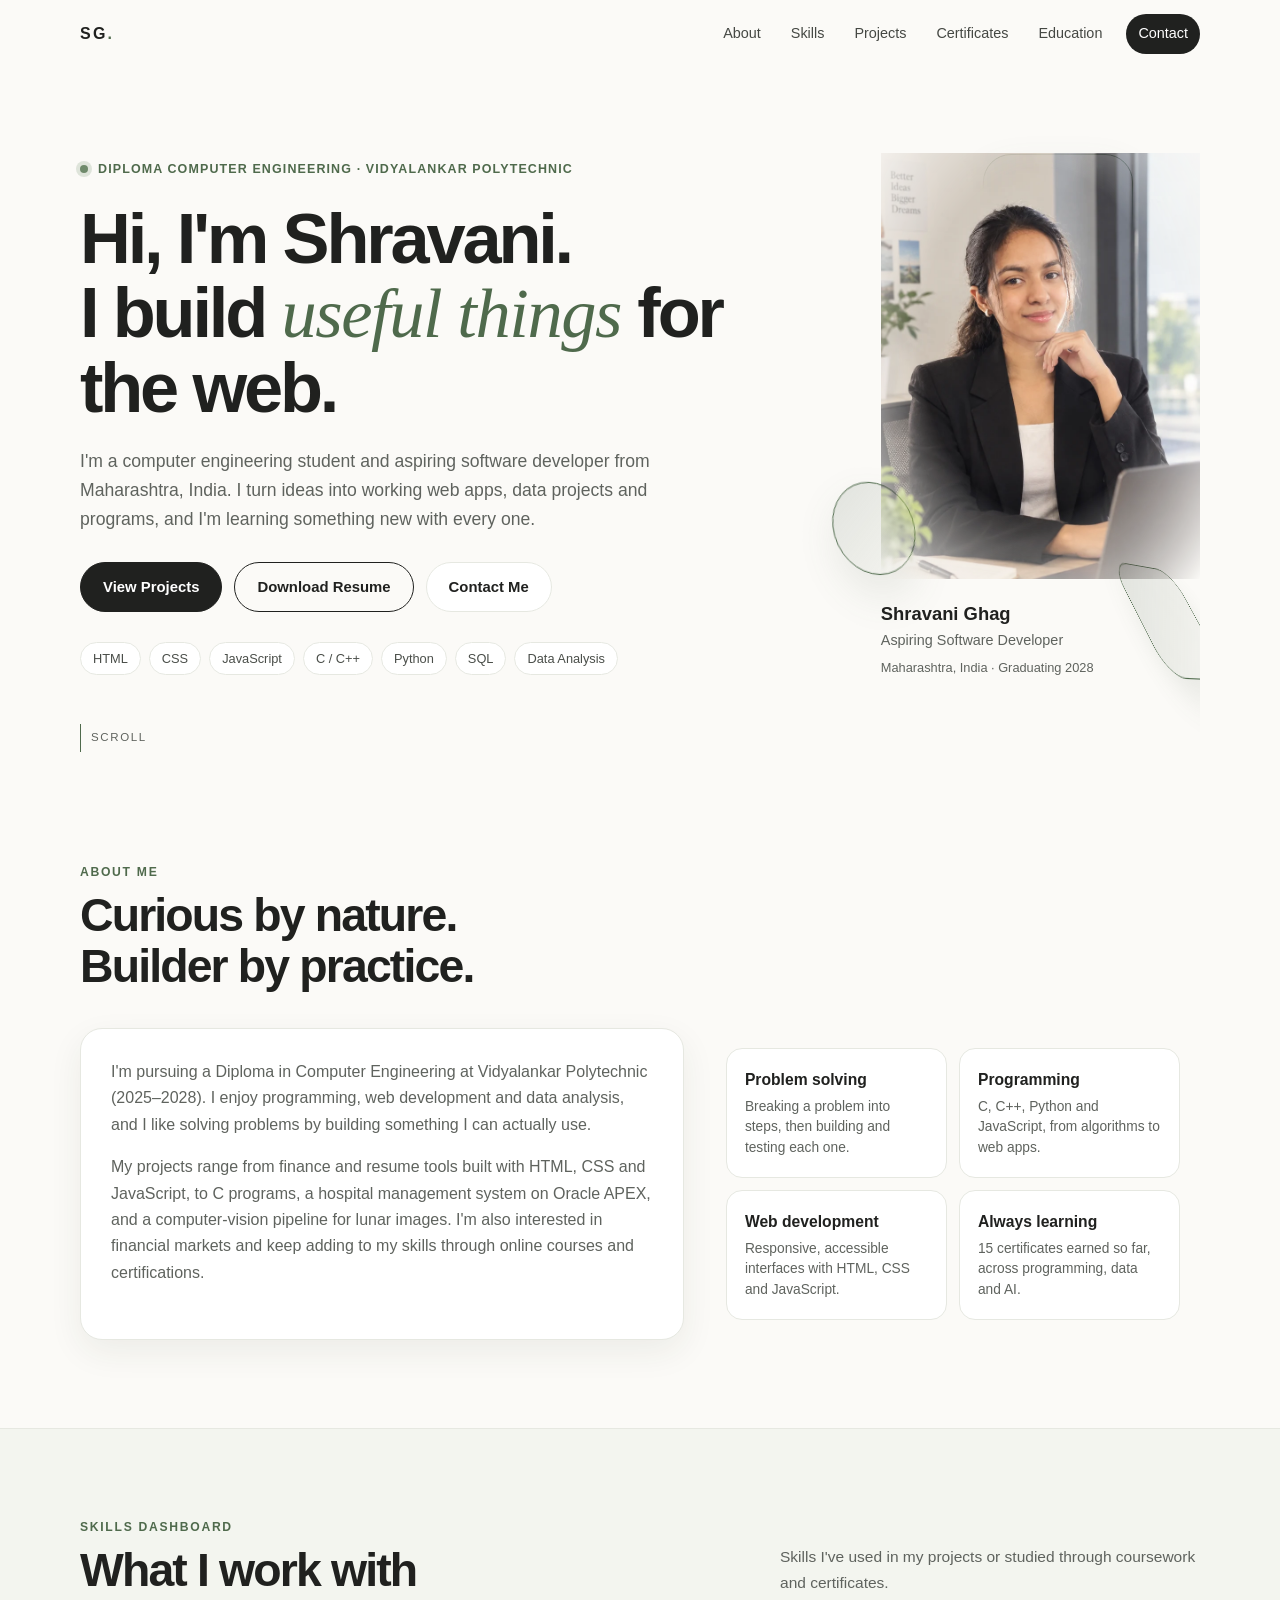
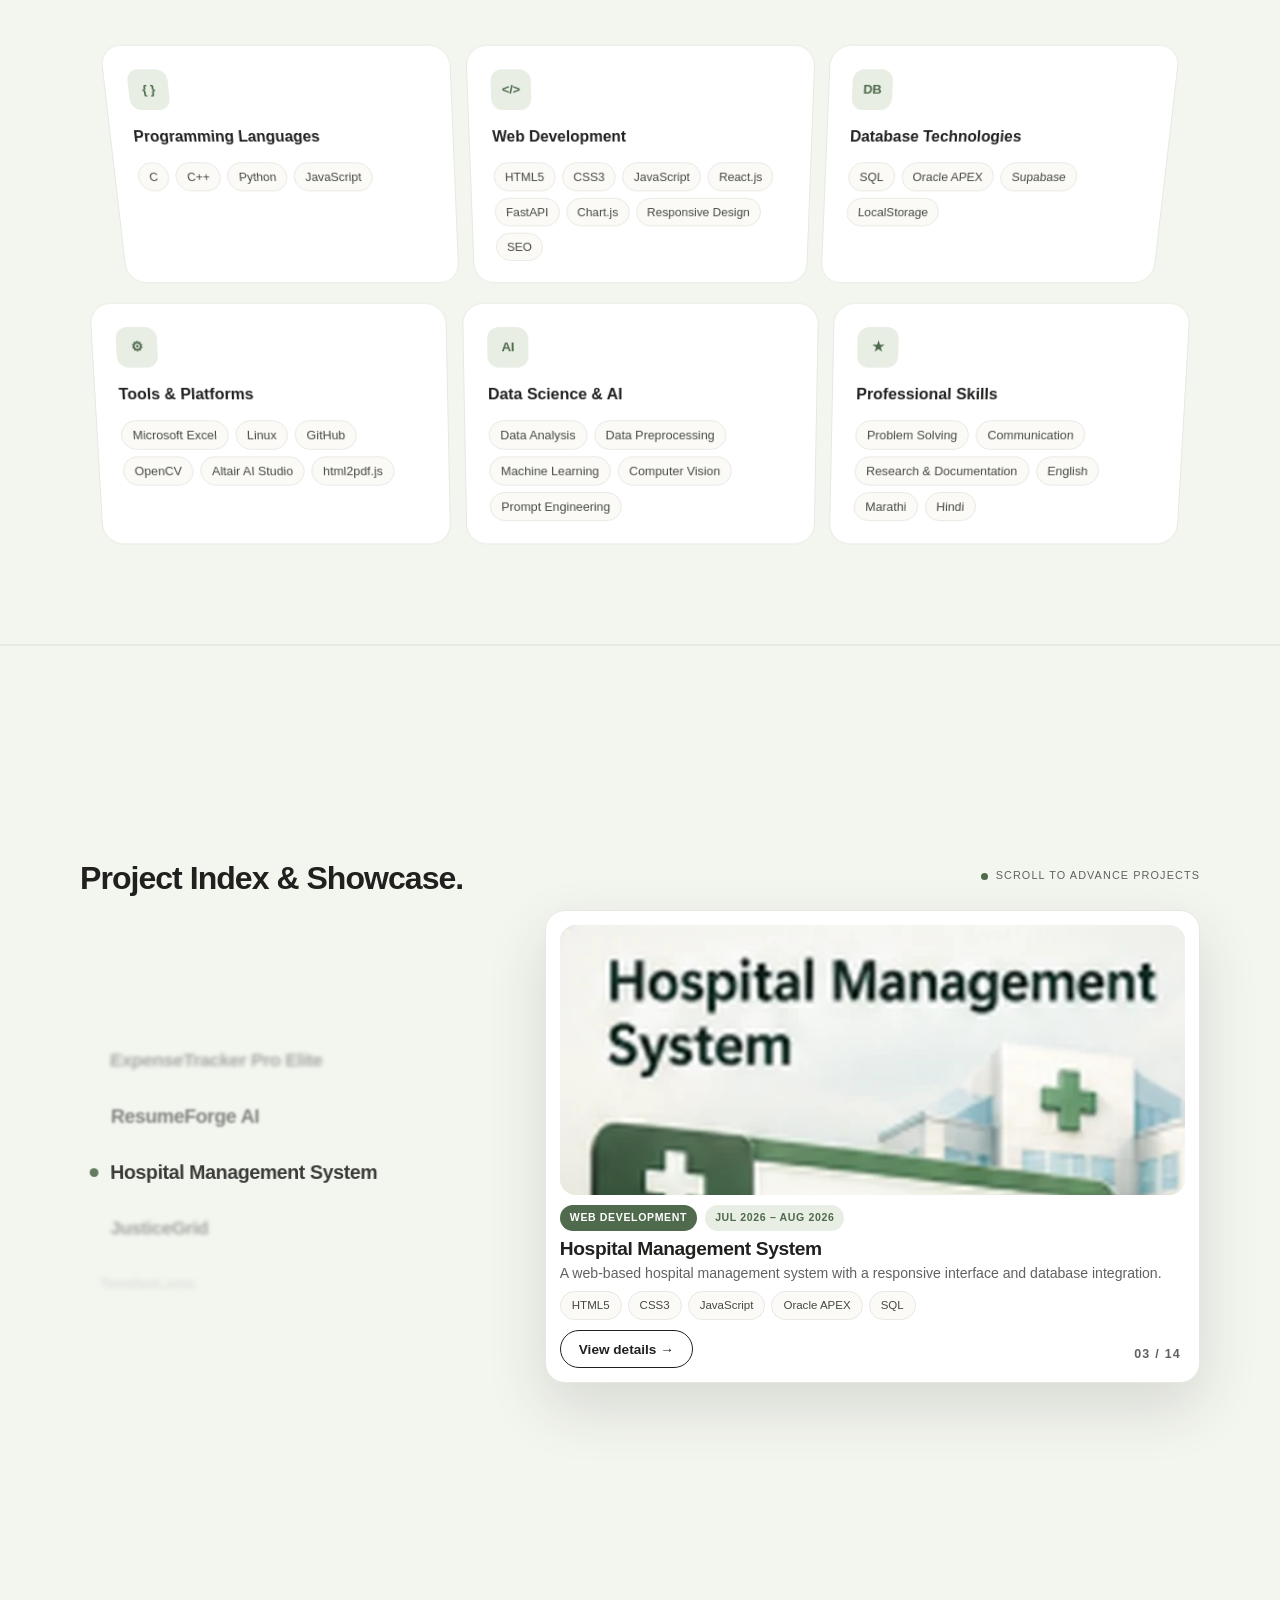
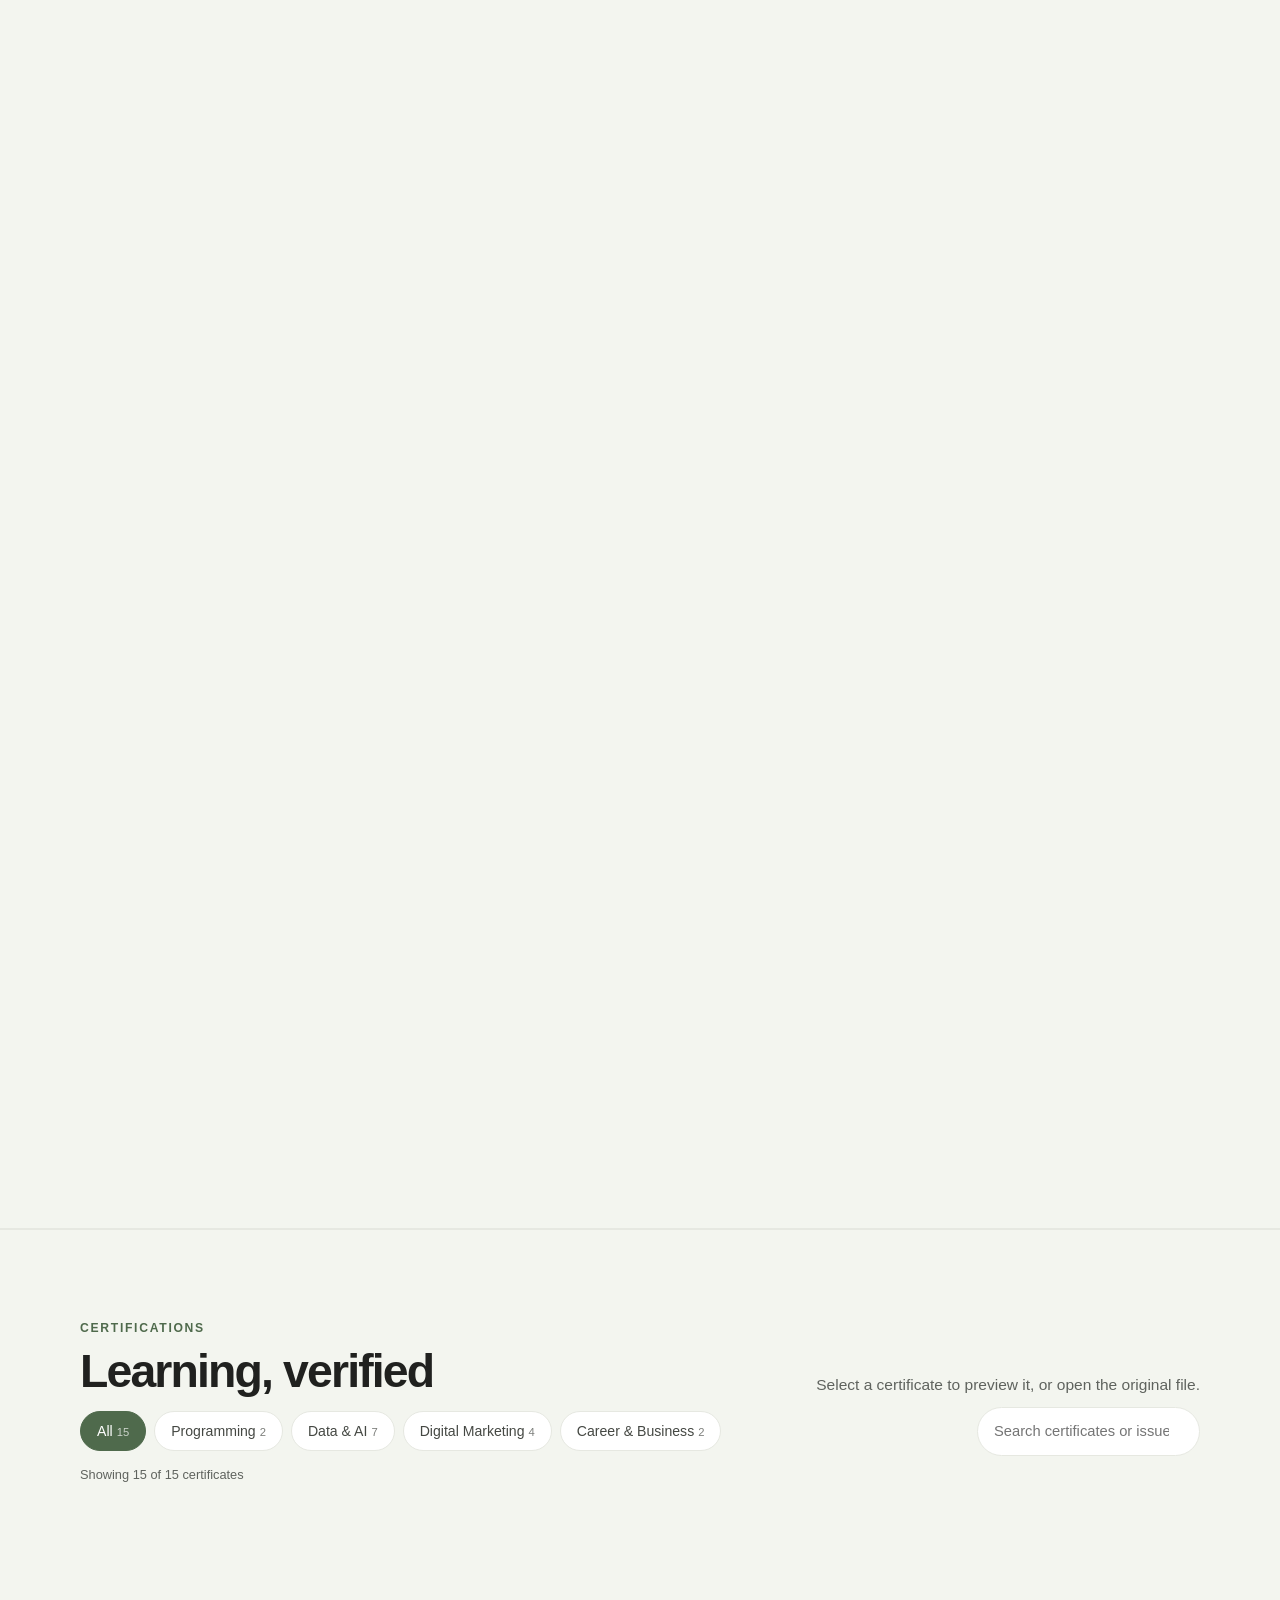
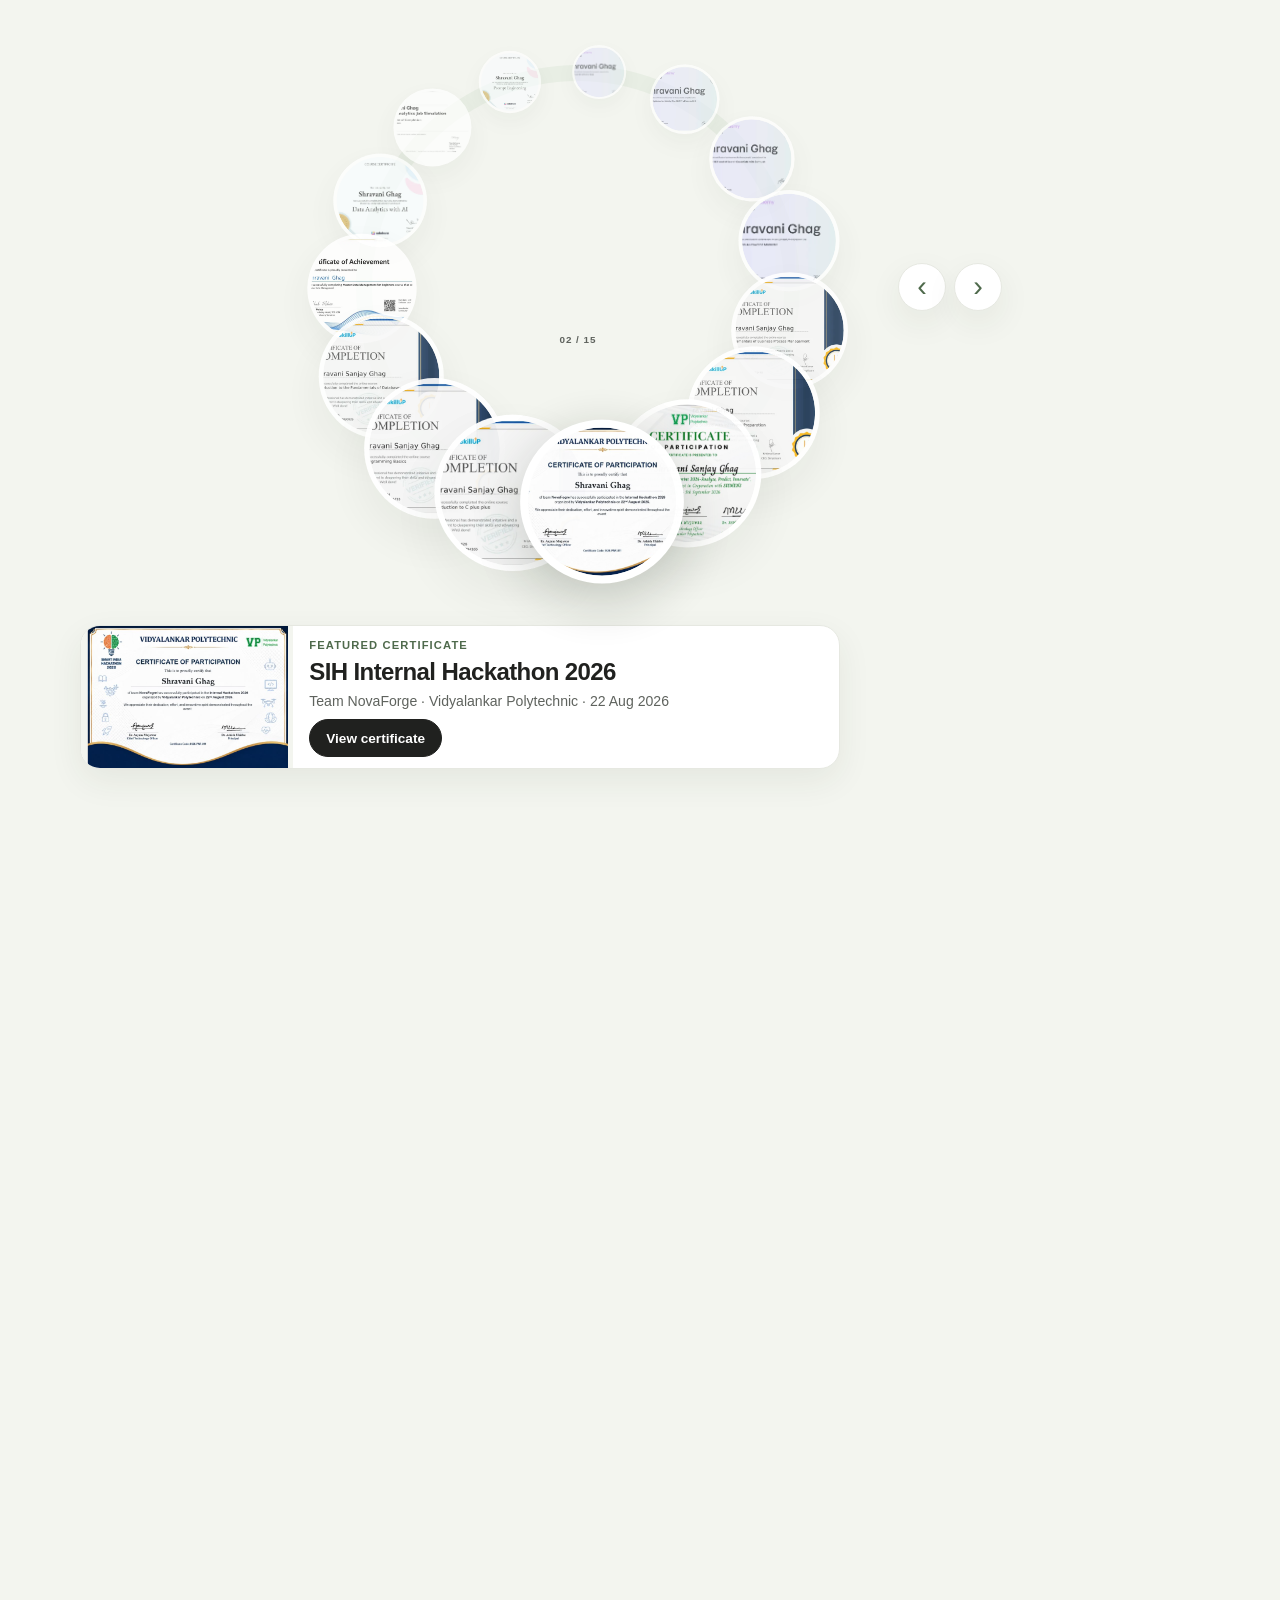
<file: index.html>
<!DOCTYPE html>
<html lang="en">
<head>
<meta charset="UTF-8" />
<meta name="viewport" content="width=device-width, initial-scale=1" />
<title>Shravani Ghag | Computer Engineering Student & Web Developer</title>
<meta name="description" content="Portfolio of Shravani Ghag, a Diploma Computer Engineering student at Vidyalankar Polytechnic and aspiring software developer. Web projects, certificates and freelance website services." />
<meta name="author" content="Shravani Ghag" />
<meta name="theme-color" content="#5b6f58" />
<link rel="canonical" href="https://shravanighag055-dev.github.io/portfolio/" />
<link rel="icon" type="image/svg+xml" href="assets/img/favicon.svg" />

<!-- Social sharing -->
<meta property="og:type" content="website" />
<meta property="og:title" content="Shravani Ghag | Computer Engineering Student & Web Developer" />
<meta property="og:description" content="Projects, certificates and freelance website services from an aspiring software developer." />
<meta property="og:url" content="https://shravanighag055-dev.github.io/portfolio/" />
<meta property="og:image" content="https://shravanighag055-dev.github.io/portfolio/assets/img/og-image.png" />
<meta name="twitter:card" content="summary_large_image" />
<meta name="twitter:title" content="Shravani Ghag | Portfolio" />
<meta name="twitter:description" content="Computer Engineering student building web projects. Open to freelance website work." />
<meta name="twitter:image" content="https://shravanighag055-dev.github.io/portfolio/assets/img/og-image.png" />

<link rel="stylesheet" href="css/styles.css" />
<script type="application/ld+json">
{"@context":"https://schema.org","@type":"Person","name":"Shravani Ghag","jobTitle":"Computer Engineering Student","alumniOf":"Vidyalankar Polytechnic","url":"https://shravanighag055-dev.github.io/portfolio/","sameAs":["https://github.com/shravanighag055-dev","https://www.linkedin.com/in/shravani-ghag-b369a62b4/"]}
</script>
</head>
<body>
<a class="skip-link" href="#main">Skip to main content</a>

<header class="nav" id="nav">
  <div class="wrap navin">
    <a class="brand" href="#home" aria-label="Shravani Ghag, home">SG<span>.</span></a>
    <button class="menu-btn" id="menuBtn" aria-expanded="false" aria-controls="navlinks" aria-label="Open menu">
      <span></span><span></span><span></span>
    </button>
    <nav class="links" id="navlinks" aria-label="Primary">
      <a href="#about">About</a>
      <a href="#skills">Skills</a>
      <a href="#showcase">Projects</a>
      <a href="#certificates">Certificates</a>
      <a href="#education">Education</a>
      <a class="nav-cta" href="#contact">Contact</a>
    </nav>
  </div>
</header>

<main id="main">
  <!-- HERO -->
  <section class="hero wrap" id="home">
    <div class="hero-copy reveal">
      <div class="eyebrow"><span class="dot"></span> Diploma Computer Engineering · Vidyalankar Polytechnic</div>
      <h1>Hi, I'm Shravani.<br />I build <em>useful things</em> for the web.</h1>
      <p class="intro">I'm a computer engineering student and aspiring software developer from Maharashtra, India. I turn ideas into working web apps, data projects and programs, and I'm learning something new with every one.</p>
      <div class="actions">
        <a class="btn primary" href="#showcase">View Projects</a>
        <a class="btn" href="assets/resume/Shravani_Ghag_Resume.pdf" download="Shravani_Ghag_Resume.pdf">Download Resume</a>
        <a class="btn ghost" href="#contact">Contact Me</a>
      </div>
      <ul class="chips" aria-label="Technologies">
        <li>HTML</li><li>CSS</li><li>JavaScript</li><li>C / C++</li><li>Python</li><li>SQL</li><li>Data Analysis</li>
      </ul>
    </div>
    <aside class="hero-card reveal" aria-label="Profile">
      <!-- To use a photo: save it as assets/img/profile.jpg and replace the monogram div with:
           <img src="assets/img/profile.jpg" alt="Portrait of Shravani Ghag" width="320" height="320"> -->
      <div class="portrait"><img src="assets/img/profile.webp" alt="Portrait of Shravani Ghag at her desk" width="720" height="960" fetchpriority="high"></div>
      <div class="card-caption">
        <strong>Shravani Ghag</strong>
        <span>Aspiring Software Developer</span>
        <span class="loc">Maharashtra, India · Graduating 2028</span>
      </div>
    </aside>
    <a class="scroll-cue" href="#about" aria-label="Scroll to About"><span></span>Scroll</a>
  </section>

  <!-- ABOUT -->
  <section class="section" id="about">
    <div class="wrap">
      <div class="section-head">
        <div><div class="kicker">About me</div><h2>Curious by nature.<br />Builder by practice.</h2></div>
      </div>
      <div class="about-grid reveal">
        <div class="panel">
          <p>I'm pursuing a Diploma in Computer Engineering at Vidyalankar Polytechnic (2025–2028). I enjoy programming, web development and data analysis, and I like solving problems by building something I can actually use.</p>
          <p>My projects range from finance and resume tools built with HTML, CSS and JavaScript, to C programs, a hospital management system on Oracle APEX, and a computer-vision pipeline for lunar images. I'm also interested in financial markets and keep adding to my skills through online courses and certifications.</p>
        </div>
        <div class="panel highlights">
          <div class="hl"><strong>Problem solving</strong><span>Breaking a problem into steps, then building and testing each one.</span></div>
          <div class="hl"><strong>Programming</strong><span>C, C++, Python and JavaScript, from algorithms to web apps.</span></div>
          <div class="hl"><strong>Web development</strong><span>Responsive, accessible interfaces with HTML, CSS and JavaScript.</span></div>
          <div class="hl"><strong>Always learning</strong><span><span data-cert-count>13</span> certificates earned so far, across programming, data and AI.</span></div>
        </article>
      </div>
    </div>
  </section>

  <!-- SKILLS -->
  <section class="section alt" id="skills">
    <div class="wrap">
      <div class="section-head">
        <div><div class="kicker">Skills dashboard</div><h2>What I work with</h2></div>
        <p class="section-sub">Skills I've used in my projects or studied through coursework and certificates.</p>
      </div>
      <div class="skills-grid" id="skillsGrid"></div>
    </div>
  </section>

  <!-- PROJECT INDEX & SHOWCASE (pinned wheel) -->
  <section class="showcase" id="showcase" aria-label="Project index and showcase">
    <div class="sc-pin"><div class="wrap sc-inner">
      <div class="sc-head"><h2>Project Index &amp; Showcase.</h2><p class="sc-hint"><i></i>Scroll to advance projects</p></div>
      <div class="sc-body">
        <ul class="sc-list" id="scList"></ul>
        <article class="sc-card" id="scCard" aria-live="polite"></article>
      </div>
    </div></div>
  </section>

  <!-- CERTIFICATES -->
  <section class="section alt" id="certificates">
    <div class="wrap">
      <div class="section-head">
        <div><div class="kicker">Certifications</div><h2>Learning, verified</h2></div>
        <p class="section-sub">Select a certificate to preview it, or open the original file.</p>
      </div>
      <div class="toolbar">
        <div class="filters" id="certFilters" role="group" aria-label="Filter certificates by category"></div>
        <label class="search"><span class="sr-only">Search certificates</span>
          <input type="search" id="certSearch" placeholder="Search certificates or issuers…" autocomplete="off" />
        </label>
      </div>
      <p class="result-count" id="certCount" aria-live="polite"></p>
      <div class="cert-ring-scroll" id="certRingScroll">
        <div class="cert-ring-pin">
          <div class="cert-ring-wheel">
            <div class="cert-ring-stage" id="certRing" tabindex="0" role="group" aria-label="Certificate carousel. Use the left and right arrow keys to rotate.">
              <div class="cert-ring-track" aria-hidden="true"></div>
              <ul class="cert-ring-items" id="certRingItems" aria-label="Certificates"></ul>
              <div class="cert-ring-center" id="certRingCenter" aria-live="polite"></div>
            </div>
            <div class="cert-ring-arrows" aria-label="Certificate navigation">
              <button type="button" class="cert-ring-arrow" data-ring-step="-1" aria-label="Previous certificate">‹</button>
              <button type="button" class="cert-ring-arrow" data-ring-step="1" aria-label="Next certificate">›</button>
            </div>
          </div>
          <article class="cert-feature-card">
            <img src="assets/certs/previews/sih-internal-hackathon-2026.png" alt="SIH Internal Hackathon 2026 certificate of participation from Vidyalankar Polytechnic" width="690" height="487">
            <div class="cert-feature-copy">
              <span class="cat">Featured certificate</span>
              <h3>SIH Internal Hackathon 2026</h3>
              <p>Team NovaForge · Vidyalankar Polytechnic · 22 Aug 2026</p>
              <button class="btn small primary" type="button" data-open-certificate="sih-internal-hackathon-2026">View certificate</button>
            </div>
          </article>
        </div>
      </div>
      <div class="cert-grid" id="certGrid"></div>
      <div class="empty" id="certEmpty" hidden>
        <strong>No certificates match your search.</strong>
        <span>Try a different keyword or choose "All".</span>
        <button class="btn" type="button" id="certReset">Clear filters</button>
      </div>
      <div class="recognition-grid" id="otherList" aria-label="Other courses, competitions and awards"></div>
    </div>
  </section>

  <!-- EDUCATION -->
  <section class="section" id="education">
    <div class="wrap">
      <div class="section-head">
        <div><div class="kicker">Education</div><h2>My learning path</h2></div>
      </div>
      <ol class="timeline reveal">
        <li>
          <div class="date">Jul 2025 – Jul 2028 (expected)</div>
          <h3>Diploma in Computer Engineering</h3>
          <p>Vidyalankar Polytechnic, Maharashtra</p>
        </li>
        <li>
          <div class="date">2014 – 2025</div>
          <h3>Secondary School Certificate (SSC)</h3>
          <p>St. Columba Girls High School · Grade: 86%</p>
        </li>
      </ol>
    </div>
  </section>

  <!-- CONTACT -->
  <section class="section" id="contact">
    <div class="wrap">
      <div class="contact-box">
        <div class="contact-info">
          <div class="kicker">Get in touch</div>
          <h2>Let's work together.</h2>
          <p>Hiring, collaborating, or need a website? Send me a message and I'll reply by email.</p>
          <div class="contact-list">
            <a class="contact-link" id="emailLink" href="mailto:shravanighag055@gmail.com"><small>Email</small>shravanighag055@gmail.com</a>
            <a class="contact-link" href="https://www.linkedin.com/in/shravani-ghag-b369a62b4/" target="_blank" rel="noopener noreferrer"><small>LinkedIn</small>shravani-ghag-b369a62b4 ↗</a>
            <a class="contact-link" href="https://github.com/shravanighag055-dev" target="_blank" rel="noopener noreferrer"><small>GitHub</small>shravanighag055-dev ↗</a>
          </div>
        </div>
        <form id="contactForm" novalidate>
          <div class="field">
            <label for="cName">Your name</label>
            <input id="cName" name="name" type="text" autocomplete="name" required />
            <span class="err" id="cNameErr" role="alert"></span>
          </div>
          <div class="field">
            <label for="cEmail">Your email</label>
            <input id="cEmail" name="email" type="email" autocomplete="email" required />
            <span class="err" id="cEmailErr" role="alert"></span>
          </div>
          <div class="field">
            <label for="cService">Service required</label>
            <select id="cService" name="service" required>
              <option value="">Select a service…</option>
            </select>
            <span class="err" id="cServiceErr" role="alert"></span>
          </div>
          <div class="field">
            <label for="cMessage">Message</label>
            <textarea id="cMessage" name="message" rows="5" required minlength="10"></textarea>
            <span class="err" id="cMessageErr" role="alert"></span>
          </div>
          <button class="btn primary full" type="submit">Send message</button>
          <p class="form-note" id="formNote">This opens your email app with the message ready to send. No data is stored on this site.</p>
          <div class="form-status" id="formStatus" role="status" aria-live="polite"></div>
        </form>
      </div>
    </div>
  </section>
</main>

<footer class="footer">
  <div class="wrap footin">
    <div>
      <strong>Shravani Ghag</strong>
      <span>Computer Engineering Student · Aspiring Software Developer</span>
    </div>
    <nav aria-label="Footer">
      <a href="#about">About</a><a href="#showcase">Projects</a><a href="#certificates">Certificates</a><a href="#contact">Contact</a>
    </nav>
    <div class="socials">
      <a href="https://github.com/shravanighag055-dev" target="_blank" rel="noopener noreferrer">GitHub</a>
      <a href="https://www.linkedin.com/in/shravani-ghag-b369a62b4/" target="_blank" rel="noopener noreferrer">LinkedIn</a>
      <a href="mailto:shravanighag055@gmail.com">Email</a>
    </div>
  </div>
  <div class="wrap copy">© <span id="year">2026</span> Shravani Ghag. All rights reserved.</div>
</footer>

<button class="to-top" id="toTop" aria-label="Scroll to top" hidden>↑</button>

<!-- Shared modal (projects + certificates) -->
<div class="modal" id="modal" hidden>
  <div class="modal-backdrop" data-close></div>
  <div class="modal-panel" role="dialog" aria-modal="true" aria-labelledby="modalTitle" tabindex="-1">
    <button class="modal-close" type="button" data-close aria-label="Close dialog">×</button>
    <div id="modalBody"></div>
  </div>
</div>

<script src="js/data.js"></script>
<script src="js/main.js"></script>
<script src="js/certring.js"></script>
<script src="js/scroll3d.js"></script>
<script src="js/particles.js"></script>
<script src="js/showcase.js"></script>
</body>
</html>
</file>
<file: css/styles.css>
/* ==========================================================================
   Shravani Ghag — Portfolio styles (light theme only)
   Palette: sage green + white + warm neutrals
   ========================================================================== */
:root{
  --bg:#fbfaf7;          /* warm white */
  --paper:#ffffff;
  --alt:#f3f5ef;         /* soft sage tint for alternating sections */
  --ink:#20211f;
  --muted:#5f635e;
  --line:#e6e8e1;
  --accent:#4f6a4c;      /* sage, AA on white */
  --accent-2:#6f8a6b;
  --soft:#e8eee4;
  --warm:#f3ece2;        /* warm neutral accent */
  --shadow:0 12px 34px rgba(40,50,35,.07);
  --shadow-lg:0 24px 60px rgba(40,50,35,.14);
  --radius:22px;
  --serif:ui-serif,"New York",Georgia,"Times New Roman",serif;
  --sans:-apple-system,BlinkMacSystemFont,"Segoe UI",Inter,Roboto,Helvetica,Arial,sans-serif;
}
*{box-sizing:border-box}
html{scroll-behavior:smooth;scroll-padding-top:84px;-webkit-text-size-adjust:100%}
body{margin:0;background:var(--bg);color:var(--ink);font-family:var(--sans);line-height:1.65;overflow-x:hidden;-webkit-font-smoothing:antialiased}
img{max-width:100%;display:block}
a{color:inherit;text-decoration:none}
h1,h2,h3{margin:0}
p{margin:0 0 1em}
ul,ol{margin:0;padding:0}
.wrap{width:min(1120px,calc(100% - 40px));margin-inline:auto}
.sr-only{position:absolute;width:1px;height:1px;overflow:hidden;clip:rect(0 0 0 0);white-space:nowrap}
.skip-link{position:absolute;left:12px;top:-60px;background:var(--ink);color:#fff;padding:10px 16px;border-radius:10px;z-index:100;transition:top .2s}
.skip-link:focus{top:12px}

/* Visible keyboard focus everywhere */
:focus-visible{outline:3px solid #7da077;outline-offset:3px;border-radius:8px}

/* ---------- Navigation ---------- */
.nav{position:sticky;top:0;z-index:50;background:rgba(251,250,247,.88);backdrop-filter:saturate(180%) blur(16px);-webkit-backdrop-filter:saturate(180%) blur(16px);border-bottom:1px solid transparent;transition:border-color .2s,box-shadow .2s}
.nav.scrolled{border-bottom-color:var(--line);box-shadow:0 4px 20px rgba(40,50,35,.04)}
.navin{height:68px;display:flex;align-items:center;justify-content:space-between;gap:20px}
.brand{font-weight:800;letter-spacing:.14em;font-size:1rem}
.brand span{color:var(--accent)}
.links{display:flex;gap:6px;align-items:center;font-size:.9rem}
.links a{padding:8px 12px;border-radius:999px;color:#454843;transition:background .2s,color .2s}
.links a:hover,.links a.active{background:var(--soft);color:var(--accent)}
.links .nav-cta{background:var(--ink);color:#fff;margin-left:6px}
.links .nav-cta:hover{background:var(--accent);color:#fff}
.menu-btn{display:none;width:44px;height:44px;border:1px solid var(--line);border-radius:12px;background:#fff;cursor:pointer;flex-direction:column;align-items:center;justify-content:center;gap:5px;padding:0}
.menu-btn span{width:18px;height:2px;background:var(--ink);border-radius:2px;transition:transform .25s,opacity .25s}
.menu-btn[aria-expanded="true"] span:nth-child(1){transform:translateY(7px) rotate(45deg)}
.menu-btn[aria-expanded="true"] span:nth-child(2){opacity:0}
.menu-btn[aria-expanded="true"] span:nth-child(3){transform:translateY(-7px) rotate(-45deg)}

/* ---------- Buttons ---------- */
.btn{display:inline-flex;align-items:center;justify-content:center;gap:8px;padding:12px 22px;border-radius:999px;font-weight:650;font-size:.93rem;border:1px solid var(--ink);background:transparent;color:var(--ink);cursor:pointer;font-family:inherit;transition:transform .2s,background .2s,color .2s,box-shadow .2s;min-height:44px}
.btn:hover{transform:translateY(-2px);box-shadow:var(--shadow)}
.btn.primary{background:var(--ink);color:#fff}
.btn.primary:hover{background:var(--accent);border-color:var(--accent)}
.btn.ghost{border-color:var(--line);background:#fff}
.btn.small{padding:8px 16px;font-size:.85rem;min-height:38px}
.btn.full{width:100%}

/* ---------- Hero ---------- */
.hero{position:relative;display:grid;grid-template-columns:1.4fr .6fr;gap:56px;align-items:center;padding:84px 0 96px}
.eyebrow{display:inline-flex;align-items:center;gap:10px;color:var(--accent);font-weight:700;font-size:.78rem;letter-spacing:.09em;text-transform:uppercase}
.dot{width:8px;height:8px;background:var(--accent-2);border-radius:50%;box-shadow:0 0 0 4px rgba(111,138,107,.2)}
h1{font-size:clamp(2.3rem,5.6vw,4.4rem);line-height:1.05;letter-spacing:-.045em;margin:20px 0 22px;font-weight:750}
h1 em{font-family:var(--serif);font-style:italic;font-weight:500;color:var(--accent);letter-spacing:-.02em}
.intro{font-size:1.1rem;color:var(--muted);max-width:600px}
.actions{display:flex;gap:12px;flex-wrap:wrap;margin-top:28px}
.chips{list-style:none;display:flex;flex-wrap:wrap;gap:8px;margin-top:30px}
.chips li{border:1px solid var(--line);background:#fff;padding:5px 12px;border-radius:999px;font-size:.8rem;color:#4a4e49}
.hero-card{background:linear-gradient(160deg,var(--soft),#f6f1e8);border:1px solid #dfe6da;border-radius:30px;padding:28px;box-shadow:var(--shadow);position:relative;overflow:hidden}
.hero-card::after{content:"";position:absolute;width:220px;height:220px;border:1px solid #c9d4c3;border-radius:50%;right:-90px;top:-90px}
.portrait{width:100%;aspect-ratio:1;border-radius:22px;background:#fff;border:1px solid #dfe6da;display:grid;place-items:center;position:relative;z-index:1;overflow:hidden}
.portrait img{width:100%;height:100%;object-fit:cover}
.portrait span{font-family:var(--serif);font-size:clamp(3.4rem,8vw,5.5rem);color:var(--accent);letter-spacing:-.06em;font-weight:500}
.card-caption{margin-top:20px;position:relative;z-index:1;display:flex;flex-direction:column}
.card-caption strong{font-size:1.15rem}
.card-caption span{font-size:.9rem;color:var(--muted)}
.card-caption .loc{font-size:.8rem;margin-top:4px}
.scroll-cue{position:absolute;left:0;bottom:22px;display:flex;align-items:center;gap:10px;font-size:.72rem;letter-spacing:.14em;text-transform:uppercase;color:var(--muted)}
.scroll-cue span{width:1px;height:28px;background:var(--accent);animation:cue 1.8s ease-in-out infinite;transform-origin:top}
@keyframes cue{0%,100%{transform:scaleY(.3);opacity:.4}50%{transform:scaleY(1);opacity:1}}

/* ---------- Sections ---------- */
.section{padding:88px 0}
.section.alt{background:var(--alt);border-block:1px solid var(--line)}
.section-head{display:flex;align-items:flex-end;justify-content:space-between;gap:24px;margin-bottom:36px}
.kicker{color:var(--accent);font-size:.76rem;font-weight:800;letter-spacing:.14em;text-transform:uppercase}
.section h2{font-size:clamp(1.9rem,3.8vw,2.9rem);line-height:1.1;letter-spacing:-.04em;margin-top:8px;font-weight:750}
.section-sub{max-width:420px;color:var(--muted);margin:0;font-size:.97rem}

/* ---------- About ---------- */
.about-grid{display:grid;grid-template-columns:1.1fr .9fr;gap:22px}
.panel{background:var(--paper);border:1px solid var(--line);border-radius:var(--radius);padding:30px;box-shadow:var(--shadow)}
.panel p{color:var(--muted)}
.panel p:last-child{margin-bottom:0}
.highlights{display:grid;grid-template-columns:1fr 1fr;gap:12px;padding:20px;background:transparent;box-shadow:none;border:0}
.hl{background:var(--paper);border:1px solid var(--line);border-radius:16px;padding:18px}
.hl strong{display:block;font-size:.98rem;margin-bottom:4px}
.hl>span{font-size:.86rem;color:var(--muted);line-height:1.5;display:block}

/* ---------- Skills ---------- */
.skills-grid{display:grid;grid-template-columns:repeat(3,1fr);gap:16px}
.skill-card{background:var(--paper);border:1px solid var(--line);border-radius:var(--radius);padding:24px;transition:transform .25s,box-shadow .25s}
.skill-card:hover{transform:translateY(-4px);box-shadow:var(--shadow)}
.skill-icon{width:42px;height:42px;border-radius:12px;background:var(--soft);color:var(--accent);display:grid;place-items:center;font-weight:800;font-size:.85rem;letter-spacing:-.02em;margin-bottom:14px}
.skill-card h3{font-size:1.02rem;margin-bottom:14px}
.tags{display:flex;flex-wrap:wrap;gap:7px;list-style:none}
.tags li,.tag{font-size:.8rem;background:var(--bg);border:1px solid var(--line);color:#454843;border-radius:999px;padding:4px 11px}

/* ---------- Toolbar: filters + search ---------- */
.toolbar{display:flex;flex-wrap:wrap;gap:14px;justify-content:space-between;align-items:center;margin-bottom:12px}
.filters{display:flex;flex-wrap:wrap;gap:8px}
.chip{border:1px solid var(--line);background:#fff;color:#454843;border-radius:999px;padding:8px 16px;font-size:.88rem;font-family:inherit;cursor:pointer;min-height:40px;transition:all .2s}
.chip:hover{border-color:var(--accent-2);color:var(--accent)}
.chip[aria-pressed="true"]{background:var(--accent);border-color:var(--accent);color:#fff}
.chip .n{opacity:.7;margin-left:4px;font-size:.8em}
.search input{width:min(320px,100%);padding:11px 16px;border:1px solid var(--line);border-radius:999px;font:inherit;font-size:.92rem;background:#fff;color:var(--ink);min-height:44px}
.search input:focus{outline:3px solid #7da077;outline-offset:2px;border-color:var(--accent-2)}
.result-count{font-size:.85rem;color:var(--muted);margin:6px 2px 18px;min-height:1.4em}
.empty{text-align:center;padding:48px 20px;border:1px dashed #c7cfc1;border-radius:var(--radius);background:#fff;display:flex;flex-direction:column;gap:8px;align-items:center;color:var(--muted)}
.empty strong{color:var(--ink);font-size:1.05rem}
.empty .btn{margin-top:10px}
[hidden]{display:none!important}

/* ---------- Certificates ---------- */
.cert-grid{display:grid;grid-template-columns:repeat(4,1fr);gap:16px}
.cert{background:var(--paper);border:1px solid var(--line);border-radius:18px;overflow:hidden;cursor:pointer;text-align:left;padding:0;font-family:inherit;color:inherit;display:flex;flex-direction:column;transition:transform .25s,box-shadow .25s}
.cert:hover{transform:translateY(-4px);box-shadow:var(--shadow)}
.cert-thumb{aspect-ratio:4/2.9;background:var(--alt);border-bottom:1px solid var(--line);overflow:hidden}
.cert-thumb img{width:100%;height:100%;object-fit:cover;object-position:top}
.cert-meta{padding:14px 16px 18px;display:flex;flex-direction:column;gap:3px}
.cert-meta strong{font-size:.9rem;line-height:1.35}
.cert-meta span{font-size:.8rem;color:var(--muted)}
.cert-meta .cat{color:var(--accent);font-weight:700;font-size:.7rem;letter-spacing:.08em;text-transform:uppercase;margin-bottom:4px}
.recognition-grid{display:grid;grid-template-columns:repeat(auto-fit,minmax(min(100%,220px),1fr));gap:12px;margin-top:24px}
.recognition-card{min-height:74px;display:flex;align-items:center;padding:16px 18px;border:1px solid var(--line);border-radius:16px;background:var(--paper);color:var(--muted);font-size:.88rem;line-height:1.45}

/* ---------- Education timeline ---------- */
.timeline{list-style:none;position:relative;max-width:720px;padding-left:30px}
.timeline::before{content:"";position:absolute;left:7px;top:8px;bottom:8px;width:2px;background:linear-gradient(var(--accent-2),var(--line))}
.timeline li{position:relative;background:var(--paper);border:1px solid var(--line);border-radius:18px;padding:20px 24px;margin-bottom:14px}
.timeline li::before{content:"";position:absolute;left:-30px;top:26px;width:16px;height:16px;border-radius:50%;background:#fff;border:3px solid var(--accent)}
.date{font-size:.76rem;color:var(--accent);font-weight:800;letter-spacing:.07em;text-transform:uppercase}
.timeline h3{margin:6px 0 2px;font-size:1.1rem}
.timeline p{margin:0;color:var(--muted);font-size:.93rem}

/* ---------- Contact ---------- */
.contact-box{display:grid;grid-template-columns:1fr 1.05fr;gap:40px;background:linear-gradient(160deg,var(--soft),#f6f1e8);border:1px solid #dfe6da;padding:44px;border-radius:30px}
.contact-box h2{margin:8px 0 14px}
.contact-box p{color:var(--muted)}
.contact-list{display:flex;flex-direction:column;gap:10px;margin-top:22px}
.contact-link{padding:13px 16px;background:#fff;border:1px solid var(--line);border-radius:14px;overflow-wrap:anywhere;transition:transform .2s,border-color .2s}
.contact-link:hover{transform:translateX(4px);border-color:var(--accent-2)}
.contact-link small{display:block;color:var(--muted);font-size:.7rem;text-transform:uppercase;letter-spacing:.1em}
form{background:#fff;border:1px solid var(--line);border-radius:22px;padding:26px}
.field{margin-bottom:16px}
.field label{display:block;font-size:.85rem;font-weight:650;margin-bottom:6px}
.field input,.field select,.field textarea{width:100%;font:inherit;font-size:.95rem;padding:12px 14px;border:1px solid #d5dad0;border-radius:12px;background:#fff;color:var(--ink);min-height:46px}
.field textarea{resize:vertical;min-height:120px}
.field input:focus,.field select:focus,.field textarea:focus{outline:3px solid #7da077;outline-offset:1px;border-color:var(--accent-2)}
.field.invalid input,.field.invalid select,.field.invalid textarea{border-color:#a8412f}
.err{display:block;color:#a8412f;font-size:.8rem;min-height:0;margin-top:4px}
.form-note{font-size:.8rem;color:var(--muted);margin:12px 0 0}
.form-status{margin-top:12px;font-size:.9rem;border-radius:12px}
.form-status.ok,.form-status.bad{padding:12px 14px}
.form-status.ok{background:#e8f1e4;color:#2f4a2c;border:1px solid #c5d9bf}
.form-status.bad{background:#fbece8;color:#7d2f20;border:1px solid #efc4ba}

/* ---------- Footer ---------- */
.footer{border-top:1px solid var(--line);padding:42px 0 26px;background:#fff}
.footin{display:flex;justify-content:space-between;gap:28px;flex-wrap:wrap;align-items:flex-start}
.footin strong{display:block}
.footin span{font-size:.85rem;color:var(--muted)}
.footin nav,.socials{display:flex;gap:6px 18px;flex-wrap:wrap;font-size:.9rem;color:#454843}
.footin a:hover{color:var(--accent);text-decoration:underline}
.copy{margin-top:26px;padding-top:18px;border-top:1px solid var(--line);font-size:.82rem;color:var(--muted)}

/* ---------- To-top ---------- */
.to-top{position:fixed;right:18px;bottom:18px;width:46px;height:46px;border-radius:50%;border:1px solid var(--line);background:#fff;color:var(--ink);font-size:1.2rem;cursor:pointer;box-shadow:var(--shadow);z-index:40;transition:transform .2s,background .2s,color .2s}
.to-top:hover{background:var(--accent);color:#fff;transform:translateY(-3px)}

/* ---------- Modal ---------- */
.modal{position:fixed;inset:0;z-index:100;display:grid;place-items:center;padding:20px}
.modal-backdrop{position:absolute;inset:0;background:rgba(32,33,31,.5);backdrop-filter:blur(4px);animation:fade .2s}
.modal-panel{position:relative;background:#fff;border-radius:26px;width:min(760px,100%);max-height:90vh;overflow:auto;padding:36px;box-shadow:var(--shadow-lg);animation:pop .25s ease;overscroll-behavior:contain}
.modal-panel.wide{width:min(960px,100%)}
.modal-close{position:sticky;top:0;float:right;margin:-14px -14px 0 0;width:44px;height:44px;border-radius:50%;border:1px solid var(--line);background:#fff;font-size:1.5rem;line-height:1;cursor:pointer;z-index:2}
.modal-close:hover{background:var(--soft)}
@keyframes fade{from{opacity:0}}
@keyframes pop{from{opacity:0;transform:translateY(14px) scale(.98)}}
.m-kicker{color:var(--accent);font-size:.76rem;font-weight:800;letter-spacing:.12em;text-transform:uppercase}
.modal h2{font-size:1.7rem;letter-spacing:-.03em;margin:8px 0 4px;padding-right:40px;line-height:1.2}
.m-sub{color:var(--muted);margin-bottom:22px;font-size:.95rem}
.m-block{margin-bottom:20px}
.m-block h3{font-size:.76rem;text-transform:uppercase;letter-spacing:.12em;color:var(--muted);margin-bottom:8px}
.m-block ul.list{padding-left:20px;display:grid;gap:6px;font-size:.95rem}
.m-links{display:flex;flex-wrap:wrap;gap:10px;margin-top:6px;align-items:center}
.m-note{font-size:.84rem;color:var(--muted);background:var(--alt);border-radius:12px;padding:10px 14px}
.m-img{border:1px solid var(--line);border-radius:14px;overflow:hidden;background:var(--alt);margin-bottom:18px}
.m-img img{width:100%;height:auto}
.m-nav{display:flex;justify-content:space-between;gap:10px;margin-top:20px}

/* ---------- Scroll reveal ---------- */
.reveal{opacity:0;transform:translateY(16px);transition:opacity .6s ease,transform .6s ease}
.reveal.show{opacity:1;transform:none}
.no-js .reveal{opacity:1;transform:none}

/* ---------- Responsive ---------- */
@media(max-width:1020px){
  .skills-grid{grid-template-columns:repeat(2,1fr)}
  .cert-grid{grid-template-columns:repeat(3,1fr)}
}
@media(max-width:820px){
  .menu-btn{display:flex}
  .links{display:none;position:absolute;top:68px;left:0;right:0;flex-direction:column;align-items:stretch;gap:2px;padding:12px 20px 18px;background:rgba(251,250,247,.98);border-bottom:1px solid var(--line);box-shadow:0 18px 30px rgba(40,50,35,.08)}
  .links.open{display:flex}
  .links a{padding:13px 14px;font-size:1rem}
  .links .nav-cta{margin:6px 0 0;text-align:center}
  .hero{grid-template-columns:1fr;gap:34px;padding:52px 0 80px}
  .hero-card{max-width:340px}
  .about-grid,.contact-box{grid-template-columns:1fr}
  .contact-box{padding:26px}
  .section{padding:64px 0}
  .section-head{flex-direction:column;align-items:flex-start;gap:10px}
  .scroll-cue{display:none}
  .cert-grid{grid-template-columns:repeat(2,1fr)}
}
@media(max-width:560px){
  .wrap{width:min(100% - 32px,1120px)}
  .skills-grid,.highlights{grid-template-columns:1fr}
  .cert-grid{grid-template-columns:1fr}
  .actions .btn{flex:1 1 100%}
  .search{width:100%}.search input{width:100%}
  .modal{padding:10px}.modal-panel{padding:24px 20px;border-radius:20px}
  .footin{flex-direction:column}
}

/* ---------- Reduced motion ---------- */
@media(prefers-reduced-motion:reduce){
  html{scroll-behavior:auto}
  *,*::before,*::after{animation:none!important;transition:none!important}
  .reveal{opacity:1;transform:none}
}

/* ---------- 3D scroll effects (js/scroll3d.js) ---------- */
.hero{position:relative}
.hero>.hero-copy{position:relative;z-index:1}
.s3d-progress{position:fixed;top:0;left:0;right:0;height:3px;background:linear-gradient(90deg,var(--accent),var(--accent-2));transform:scaleX(0);transform-origin:left;z-index:60;pointer-events:none}
.s3d-shapes{position:absolute;inset:0;overflow:hidden;pointer-events:none;z-index:0;perspective:900px}
.s3d-shape{position:absolute;border-radius:28px;border:1.5px solid var(--accent);background:linear-gradient(135deg,rgba(91,111,88,.16),rgba(91,111,88,.03));box-shadow:0 18px 40px rgba(91,111,88,.12);will-change:translate,rotate}
.s3d-shape:nth-child(1){width:150px;height:150px;right:6%;top:12%}
.s3d-shape:nth-child(2){width:90px;height:90px;right:26%;top:58%;border-radius:50%}
.s3d-shape:nth-child(3){width:110px;height:110px;right:2%;top:68%}
.s3d-card{will-change:translate,rotate;backface-visibility:hidden}
@media(max-width:700px){.s3d-shape{opacity:.5}}
@media(prefers-reduced-motion:reduce){.s3d-progress,.s3d-shapes{display:none}}

/* ---------- Photo hero ---------- */
.portrait{aspect-ratio:4/5}
.hero-card{overflow:visible}
.portrait img{object-position:50% 20%}

/* ---------- Hero: photo only, no box ---------- */
.hero-card{background:none;border:0;box-shadow:none;padding:0;overflow:visible}
.hero-card::after{display:none}
.portrait{background:transparent;border:0;border-radius:0;overflow:visible}
.portrait img{border-radius:0;-webkit-mask-image:radial-gradient(ellipse 72% 78% at 50% 44%,#000 52%,transparent 100%);mask-image:radial-gradient(ellipse 72% 78% at 50% 44%,#000 52%,transparent 100%)}

/* ---------- Pinned project wheel ---------- */
#showcase{position:relative;overflow-x:clip;background:var(--alt);border-top:1px solid var(--line);border-bottom:1px solid var(--line)}
#showcase .sc-pin{position:sticky;top:0;height:100svh;display:flex;align-items:center;padding:72px 0 20px}
#showcase .sc-inner{width:min(1120px,100% - 40px);margin-inline:auto}
#showcase .sc-head{display:flex;justify-content:space-between;align-items:flex-end;gap:16px;flex-wrap:wrap;margin-bottom:14px}
#showcase .sc-head h2{font-size:clamp(1.4rem,2.6vw,2rem);letter-spacing:-.03em;line-height:1.1}
#showcase .sc-hint{display:flex;align-items:center;gap:8px;font-size:.68rem;letter-spacing:.1em;text-transform:uppercase;color:var(--muted)}
#showcase .sc-hint i{width:7px;height:7px;border-radius:50%;background:var(--accent)}
#showcase .sc-body{display:grid;grid-template-columns:minmax(0,.8fr) minmax(0,1.2fr);gap:28px;align-items:center}
#showcase .sc-list{list-style:none;position:relative;height:min(44svh,340px);perspective:700px;-webkit-mask-image:linear-gradient(transparent,#000 22%,#000 78%,transparent);mask-image:linear-gradient(transparent,#000 22%,#000 78%,transparent)}
#showcase .sc-list li{position:absolute;left:0;right:0;top:50%;margin-top:-22px;will-change:transform,filter,opacity}
#showcase .sc-list button{display:flex;align-items:center;gap:12px;width:100%;text-align:left;background:none;border:0;font:inherit;font-size:clamp(1rem,1.6vw,1.25rem);font-weight:650;letter-spacing:-.02em;color:#6b6f69;cursor:pointer;min-height:44px;transition:color .25s}
#showcase .sc-list button i{width:9px;height:9px;border-radius:50%;background:var(--accent);flex:none;transform:scale(0);transition:transform .25s}
#showcase .sc-list button.on{color:var(--ink)}
#showcase .sc-list button.on i{transform:scale(1)}
#showcase .sc-card{position:relative;display:flex;flex-direction:column;max-height:calc(100svh - 150px);min-width:0;overflow:hidden;background:var(--paper);border:1px solid var(--line);border-radius:20px;padding:14px;box-shadow:var(--shadow-lg)}
#showcase .sc-card.swap>*{animation:scIn .45s ease both}
#showcase .sc-img{width:100%;height:clamp(150px,30svh,280px);aspect-ratio:auto;flex:none;border-radius:16px;overflow:hidden;background:var(--soft)}
#showcase .sc-img img{width:100%;height:100%;object-fit:cover;object-position:top;display:block}
#showcase .sc-tags{display:flex;gap:8px;flex-wrap:wrap;margin:10px 0 4px}
#showcase .sc-tags span{background:var(--accent);color:#fff;border-radius:999px;padding:4px 10px;font-size:.66rem;font-weight:700;letter-spacing:.06em;text-transform:uppercase}
#showcase .sc-tags span+span{background:var(--soft);color:var(--accent)}
#showcase .sc-card h3{font-size:1.2rem;letter-spacing:-.02em;line-height:1.2;margin:2px 0 4px}
#showcase .sc-card p{display:-webkit-box;-webkit-box-orient:vertical;-webkit-line-clamp:2;overflow:hidden;color:var(--muted);font-size:.88rem;line-height:1.4;margin:0 0 8px}
#showcase .sc-card .tags{display:flex;flex-wrap:nowrap;gap:6px;overflow:hidden}
#showcase .sc-card .tags li{flex:0 0 auto;font-size:.72rem}
#showcase .sc-open{align-self:flex-start;margin-top:10px;padding:8px 18px;min-height:38px;font-size:.85rem}
#showcase .sc-count{position:absolute;right:18px;bottom:18px;font-size:.78rem;font-weight:700;letter-spacing:.1em;color:var(--muted)}
#showcase.sc-static .sc-pin{position:static;height:auto;padding:72px 0}
#showcase.sc-static .sc-list{height:auto;perspective:none;-webkit-mask-image:none;mask-image:none}
#showcase.sc-static .sc-list li{position:static;margin:0;opacity:1!important;visibility:visible!important;filter:none!important;transform:none!important}
@keyframes scIn{from{opacity:0;transform:translateY(14px)}}
@media(min-width:700px) and (max-width:899px){
  #showcase .sc-pin{padding-top:72px;padding-bottom:20px}
  #showcase .sc-body{grid-template-columns:minmax(0,1fr);gap:12px}
  #showcase .sc-list{height:120px}
  #showcase .sc-img{height:clamp(130px,24svh,200px)}
  #showcase.sc-static .sc-pin{padding:72px 0}
}
@media(max-width:699px){
  #showcase .sc-pin{padding:64px 0 calc(12px + env(safe-area-inset-bottom,0px))}
  #showcase .sc-head{margin-bottom:10px}
  #showcase .sc-body{grid-template-columns:minmax(0,1fr);gap:10px}
  #showcase .sc-list{height:110px}
  #showcase .sc-list button{font-size:1rem}
  #showcase .sc-card{padding:12px}
  #showcase .sc-img{height:clamp(110px,20svh,160px)}
  #showcase .sc-tags{gap:6px}
  #showcase .sc-tags span{padding:3px 8px}
  #showcase .sc-open{min-height:44px}
  #showcase .sc-card .tags li:nth-child(n+4){display:none}
  #showcase.sc-static .sc-pin{padding:64px 0 calc(12px + env(safe-area-inset-bottom,0px))}
}

/* ---------- Certificate ring ---------- */
#certificates{overflow-x:clip}
#certificates .section-head{margin-bottom:10px}
#certificates .section-sub{margin:0}
#certificates .toolbar{margin:8px 0}
#certificates .result-count{margin:6px 0 0;font-size:.8rem;min-height:0}
.cert-ring-scroll{display:none;height:100svh}
#certificates.cert-ring-active .cert-ring-scroll{display:block}
#certificates.cert-ring-active #certGrid{display:none}
.cert-ring-pin{position:sticky;top:0;width:100%;height:100svh;display:flex;flex-direction:column;justify-content:flex-start;gap:8px;padding:72px 0 16px}
.cert-ring-wheel{position:relative;flex:1 1 auto;min-height:0;min-width:0;display:grid;grid-template-columns:auto 104px;justify-content:center;place-items:center;gap:20px}
.cert-ring-stage{position:relative;justify-self:center;width:min(88vw,calc(100svh - 300px),700px);max-width:100%;aspect-ratio:1;flex:none;touch-action:pan-y;user-select:none;-webkit-user-select:none}
.cert-ring-stage:focus-visible{outline:3px solid #7da077;outline-offset:6px;border-radius:50%}
.cert-ring-track{position:absolute;inset:13%;border:16px solid var(--soft);border-radius:50%;pointer-events:none}
.cert-ring-items{position:absolute;inset:0;list-style:none;pointer-events:none}
.cert-ring-items li{position:absolute;inset:0}
.cert-ring-item{position:absolute;left:50%;top:50%;display:block;width:14%;height:14%;padding:0;border:3px solid rgba(255,255,255,.9);border-radius:50%;overflow:hidden;background:var(--paper);box-shadow:var(--shadow);cursor:pointer;pointer-events:auto;transform:translate(-50%,-50%) translate(var(--ring-x),var(--ring-y)) scale(var(--ring-scale));transition:box-shadow .25s,border-color .25s}
.cert-ring-item img{width:100%;height:100%;object-fit:cover;object-position:top;border-radius:50%;pointer-events:none}
.cert-ring-item[aria-current="true"]{border-width:4px;border-color:#fff;box-shadow:0 8px 28px rgba(40,50,35,.25)}
.cert-ring-item:focus-visible{z-index:30!important;outline:3px solid #7da077;outline-offset:3px}
.cert-ring-stage.is-dragging .cert-ring-item{cursor:grabbing}
.cert-ring-center{position:absolute;inset:20% auto 26%;left:50%;width:56%;max-width:56%;display:flex;flex-direction:column;align-items:center;justify-content:center;gap:4px;text-align:center;pointer-events:none;transform:translateX(-50%)}
.cert-ring-copy{display:flex;flex-direction:column;align-items:center;justify-content:center;gap:4px;width:100%;transition:opacity .15s ease,transform .15s ease}
.cert-ring-copy.is-changing{opacity:0;transform:translateY(5px)}
.cert-ring-copy h3{display:-webkit-box;-webkit-box-orient:vertical;-webkit-line-clamp:2;overflow:hidden;max-width:100%;font-size:clamp(1rem,1.8vw,1.4rem);line-height:1.16;letter-spacing:-.025em}
.cert-ring-copy p{margin:0;max-width:100%;color:var(--muted);font-size:clamp(.62rem,.9vw,.76rem);line-height:1.25}
.cert-ring-copy .cert-ring-issuer{display:-webkit-box;-webkit-box-orient:vertical;-webkit-line-clamp:2;overflow:hidden}
.cert-ring-copy .cert-ring-date{font-size:clamp(.58rem,.8vw,.68rem)}
.cert-ring-category{display:inline-flex;align-items:center;justify-content:center;max-width:100%;margin-top:2px;padding:3px 9px;overflow:hidden;border-radius:999px;background:var(--soft);color:var(--accent);font-size:.6rem;font-weight:750;letter-spacing:.04em;text-overflow:ellipsis;white-space:nowrap}
.cert-ring-view{min-height:44px;margin-top:3px;padding:6px 12px;border:1px solid var(--accent);border-radius:999px;background:var(--accent);color:#fff;font:inherit;font-size:.68rem;font-weight:700;line-height:1.2;cursor:pointer;pointer-events:auto}
.cert-ring-view:hover{background:var(--accent-2);border-color:var(--accent-2)}
.cert-ring-count{color:var(--muted);font-size:.62rem;font-weight:750;letter-spacing:.1em;white-space:nowrap}
.cert-ring-arrows{display:flex;gap:8px}
.cert-ring-arrow{display:grid;place-items:center;width:48px;height:48px;border:1px solid var(--line);border-radius:50%;background:#fff;color:var(--accent);box-shadow:var(--shadow);font:inherit;font-size:1.8rem;line-height:1;cursor:pointer}
.cert-ring-arrow:hover{background:var(--soft)}
.cert-feature-card{display:grid;grid-template-columns:minmax(120px,28%) minmax(0,1fr);align-items:center;width:min(100%,760px);max-height:144px;justify-self:center;overflow:hidden;border:1px solid var(--line);border-radius:20px;background:var(--paper);box-shadow:var(--shadow)}
.cert-feature-card>img{display:block;width:100%;height:142px;object-fit:contain;background:var(--alt)}
.cert-feature-copy{display:flex;flex-direction:column;align-items:flex-start;gap:4px;padding:10px 16px}
.cert-feature-copy .cat{color:var(--accent);font-size:.7rem;font-weight:800;letter-spacing:.1em;text-transform:uppercase}
.cert-feature-copy h3{font-size:clamp(1.15rem,2vw,1.5rem);line-height:1.2;letter-spacing:-.025em}
.cert-feature-copy p{margin:0;color:var(--muted);font-size:.88rem;line-height:1.45}
.cert-feature-copy .btn{margin-top:4px}
@media(max-width:820px) and (min-width:700px){
  .cert-ring-wheel{grid-template-columns:auto 44px;gap:20px}
  .cert-ring-arrows{flex-direction:column}
  .cert-ring-arrow{width:44px;height:44px}
}
@media(max-height:760px){
  #certificates .section-sub{display:none}
  #certificates .section-head h2{font-size:clamp(1.6rem,3vw,2.2rem)}
}
@media(max-width:699px){
  .cert-ring-pin{display:flex;flex-direction:column;justify-content:flex-start;gap:8px;padding:72px 0 16px}
  .cert-ring-wheel{display:flex;flex:1 1 auto;flex-direction:column;justify-content:center;gap:8px;width:100%;min-height:0}
  .cert-ring-stage{width:min(92vw,calc(100svh - 330px));max-width:100%}
  .cert-ring-arrows{justify-content:center}
  .cert-feature-card{display:grid;grid-template-columns:88px minmax(0,1fr);width:100%;border-radius:14px}
  .cert-feature-card>img{width:88px;height:112px;aspect-ratio:auto;object-fit:cover;object-position:top}
  .cert-feature-copy{gap:4px;padding:10px 12px}
  .cert-feature-copy .cat{font-size:.58rem}
  .cert-feature-copy h3{font-size:.95rem}
  .cert-feature-copy p{font-size:.72rem}
  .cert-feature-copy .btn{min-height:36px;margin-top:2px;padding:6px 12px;font-size:.75rem}
  .cert-ring-track{border-width:14px}
  .cert-ring-center{inset:20% auto 26%;left:50%;right:auto;width:56%;max-width:56%}
  .cert-ring-copy{gap:3px}
  .cert-ring-copy p{font-size:.62rem}
  .cert-ring-copy .cert-ring-date{font-size:.58rem}
  .cert-ring-category{font-size:.55rem;padding:2px 7px}
  .cert-ring-view{padding:7px 10px;font-size:.65rem}
}
@media(prefers-reduced-motion:reduce){
  .cert-ring-scroll{display:none!important}
  #certificates.cert-ring-active #certGrid{display:grid}
  .cert-ring-copy{transition:none}
  .cert-ring-item{transition:none}
}
</file>
